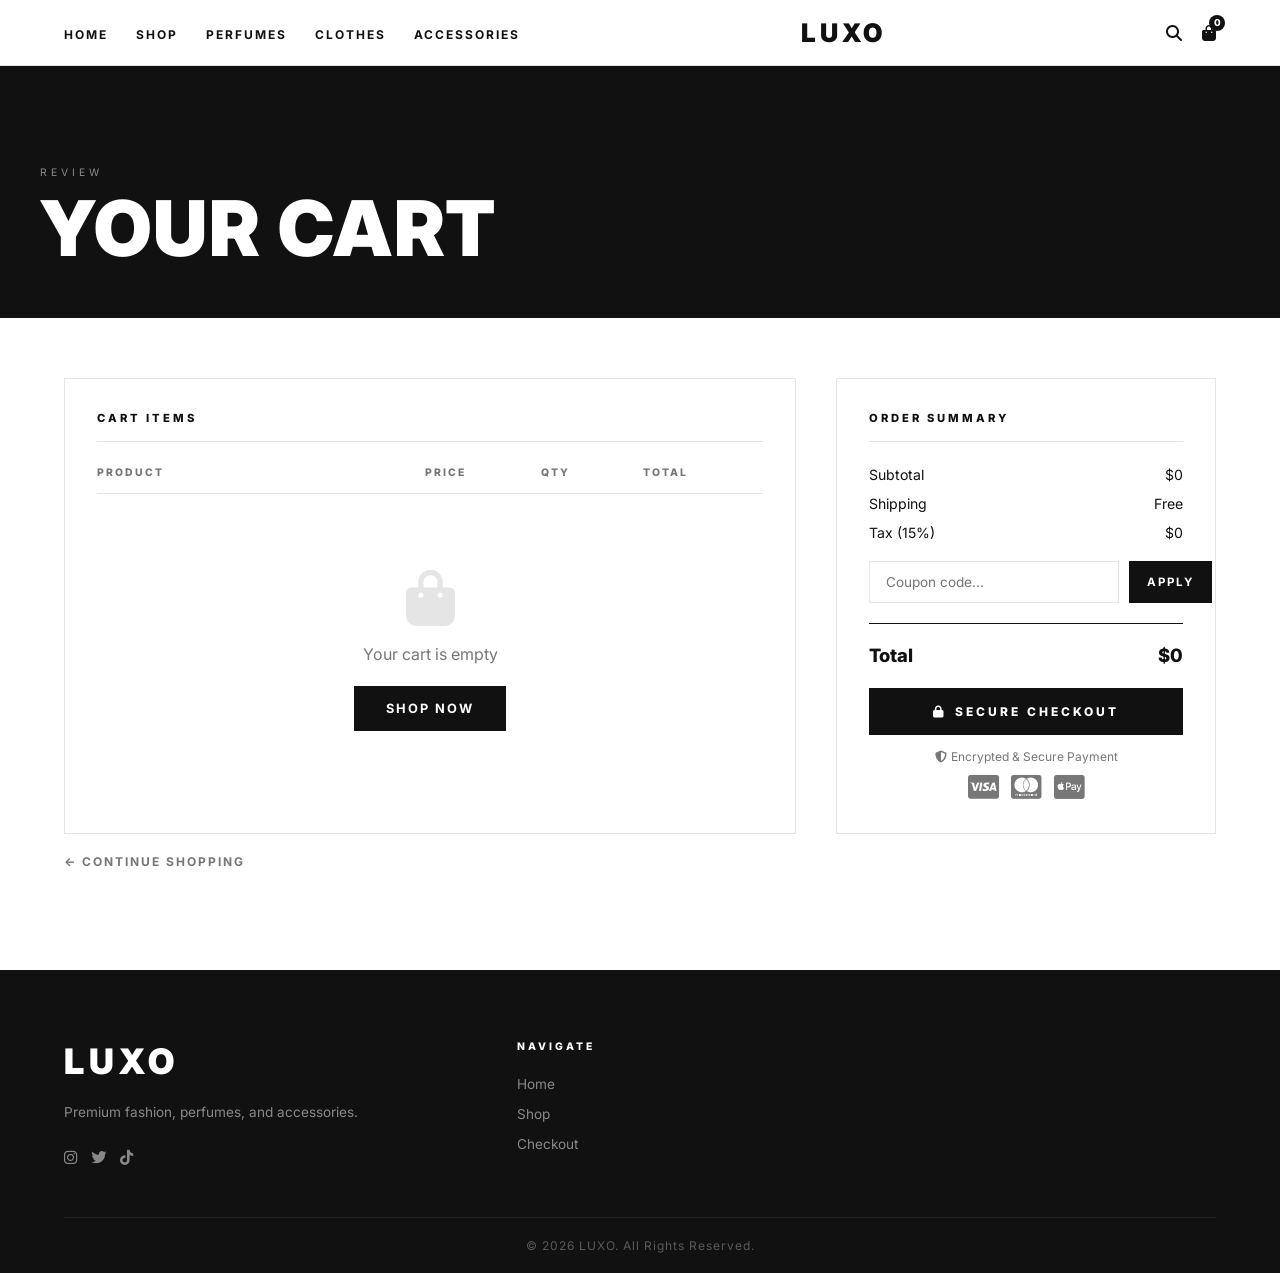
<file: cart.html>
<!DOCTYPE html>
<html lang="ar" dir="ltr">

<head>
    <meta charset="UTF-8" />
    <meta name="viewport" content="width=device-width, initial-scale=1.0" />
    <meta name="description" content="Shopping Cart — LUXO Store" />
    <title>Cart — LUXO Store</title>
    <link rel="preconnect" href="https://fonts.googleapis.com" />
    <link rel="preconnect" href="https://fonts.gstatic.com" crossorigin />
    <link href="https://fonts.googleapis.com/css2?family=Inter:wght@300;400;500;600;700;800;900&display=swap"
        rel="stylesheet" />
    <link rel="stylesheet" href="https://cdnjs.cloudflare.com/ajax/libs/font-awesome/6.5.0/css/all.min.css" />
    <link rel="stylesheet" href="css/style.css" />
</head>

<body>

    <header>
        <div class="container">
            <nav class="navbar">
                <ul class="nav-links">
                    <li><a href="index.html">Home</a></li>
                    <li><a href="products.html">Shop</a></li>
                    <li><a href="products.html?cat=perfumes">Perfumes</a></li>
                    <li><a href="products.html?cat=clothes">Clothes</a></li>
                    <li><a href="products.html?cat=accessories">Accessories</a></li>
                </ul>
                <a href="index.html" class="logo">LUXO</a>
                <div class="nav-icons">
                    <a href="#"><i class="fas fa-search"></i></a>
                    <a href="cart.html" style="position:relative">
                        <i class="fas fa-shopping-bag"></i>
                        <span class="cart-count">0</span>
                    </a>
                </div>
            </nav>
        </div>
    </header>

    <!-- Page Header -->
    <div class="page-header" style="background:#111; height:28vh;">
        <div>
            <p class="ph-eyebrow">Review</p>
            <h1>Your Cart</h1>
        </div>
    </div>

    <section class="cart-page">
        <div class="container">
            <div class="cart-layout">

                <!-- Items -->
                <div>
                    <div class="box">
                        <h3>Cart Items</h3>
                        <div class="cart-head">
                            <span>Product</span>
                            <span style="text-align:center">Price</span>
                            <span style="text-align:center">Qty</span>
                            <span style="text-align:center">Total</span>
                            <span></span>
                        </div>
                        <div id="cart-rows"></div>
                        <div id="empty-cart" class="empty-cart-wrap" style="display:none">
                            <i class="fas fa-shopping-bag"></i>
                            <p>Your cart is empty</p>
                            <a href="products.html" class="btn">Shop Now</a>
                        </div>
                    </div>
                    <div style="margin-top:16px;">
                        <a href="products.html"
                            style="font-size:0.75rem;letter-spacing:2px;text-transform:uppercase;font-weight:700;color:var(--muted);text-decoration:none;">
                            ← Continue Shopping
                        </a>
                    </div>
                </div>

                <!-- Summary -->
                <div class="box" style="align-self:start;position:sticky;top:80px;">
                    <h3>Order Summary</h3>
                    <div class="summary-row"><span>Subtotal</span><span id="co-subtotal">$0</span></div>
                    <div class="summary-row"><span>Shipping</span><span id="co-ship">Free</span></div>
                    <div class="summary-row"><span>Tax (15%)</span><span id="co-tax">$0</span></div>
                    <div class="coupon-wrap">
                        <input type="text" placeholder="Coupon code..." id="coupon-input" />
                        <button class="btn" style="padding:12px 16px;font-size:0.72rem;letter-spacing:2px;"
                            onclick="applyCoupon()">Apply</button>
                    </div>
                    <div class="summary-total">
                        <span>Total</span>
                        <span id="co-total">$0</span>
                    </div>
                    <button class="checkout-cta" onclick="location.href='checkout.html'">
                        <i class="fas fa-lock" style="margin-right:8px"></i>Secure Checkout
                    </button>
                    <p class="secure-row"><i class="fas fa-shield-alt" style="margin-right:4px"></i>Encrypted & Secure
                        Payment</p>
                    <div class="cc-icons">
                        <i class="fab fa-cc-visa" title="Visa"></i>
                        <i class="fab fa-cc-mastercard" title="Mastercard"></i>
                        <i class="fab fa-cc-apple-pay" title="Apple Pay"></i>
                    </div>
                </div>

            </div>
        </div>
    </section>

    <footer>
        <div class="container">
            <div class="footer-top">
                <div class="footer-col">
                    <span class="footer-logo-lg">LUXO</span>
                    <p>Premium fashion, perfumes, and accessories.</p>
                    <div class="social-row">
                        <a href="#"><i class="fab fa-instagram"></i></a>
                        <a href="#"><i class="fab fa-twitter"></i></a>
                        <a href="#"><i class="fab fa-tiktok"></i></a>
                    </div>
                </div>
                <div class="footer-col">
                    <h5>Navigate</h5>
                    <ul class="footer-links">
                        <li><a href="index.html">Home</a></li>
                        <li><a href="products.html">Shop</a></li>
                        <li><a href="checkout.html">Checkout</a></li>
                    </ul>
                </div>
            </div>
            <div class="footer-bottom">© 2026 LUXO. All Rights Reserved.</div>
        </div>
    </footer>

    <script src="js/script.js"></script>
    <script>
        function fmt(n) { return new Intl.NumberFormat('en-US', { style: 'currency', currency: 'USD', minimumFractionDigits: 0 }).format(n); }

        function renderCart() {
            const cart = JSON.parse(localStorage.getItem('cart')) || [];
            const rows = document.getElementById('cart-rows');
            const empty = document.getElementById('empty-cart');
            if (!cart.length) { rows.innerHTML = ''; empty.style.display = 'block'; updateSummary([]); return; }
            empty.style.display = 'none';
            rows.innerHTML = cart.map(item => `
    <div class="cart-item-row">
      <div class="ci-info">
        <img class="ci-img" src="${item.image}" alt="${item.title}" onerror="this.src='https://via.placeholder.com/70x85'"/>
        <div><div class="ci-name">${item.title}</div><div class="ci-cat">${item.category || ''}</div></div>
      </div>
      <div class="ci-price">${fmt(item.price)}</div>
      <div class="qty-box">
        <button onclick="changeQty('${item.id}',-1)">−</button>
        <span>${item.quantity}</span>
        <button onclick="changeQty('${item.id}',1)">+</button>
      </div>
      <div class="ci-total">${fmt(item.price * item.quantity)}</div>
      <button class="ci-remove" onclick="removeItem('${item.id}')"><i class="fas fa-times"></i></button>
    </div>`).join('');
            updateSummary(cart);
        }

        function updateSummary(cart) {
            const sub = cart.reduce((a, i) => a + i.price * i.quantity, 0);
            const tax = sub * 0.15;
            const ship = sub > 100 || sub === 0 ? 0 : 15;
            document.getElementById('co-subtotal').textContent = fmt(sub);
            document.getElementById('co-tax').textContent = fmt(tax);
            document.getElementById('co-ship').textContent = ship === 0 ? 'Free' : fmt(ship);
            document.getElementById('co-total').textContent = fmt(sub + tax + ship);
        }

        function changeQty(id, d) {
            let c = JSON.parse(localStorage.getItem('cart')) || [];
            const i = c.find(x => x.id === id);
            if (i) { i.quantity += d; if (i.quantity <= 0) c = c.filter(x => x.id !== id); }
            localStorage.setItem('cart', JSON.stringify(c));
            renderCart();
        }

        function removeItem(id) {
            let c = (JSON.parse(localStorage.getItem('cart')) || []).filter(x => x.id !== id);
            localStorage.setItem('cart', JSON.stringify(c));
            renderCart();
        }

        function applyCoupon() {
            const code = document.getElementById('coupon-input').value.trim().toUpperCase();
            alert(code === 'LUXO10' ? '🎉 10% discount applied!' : 'Invalid coupon code.');
        }

        renderCart();
    </script>
</body>

</html>
</file>
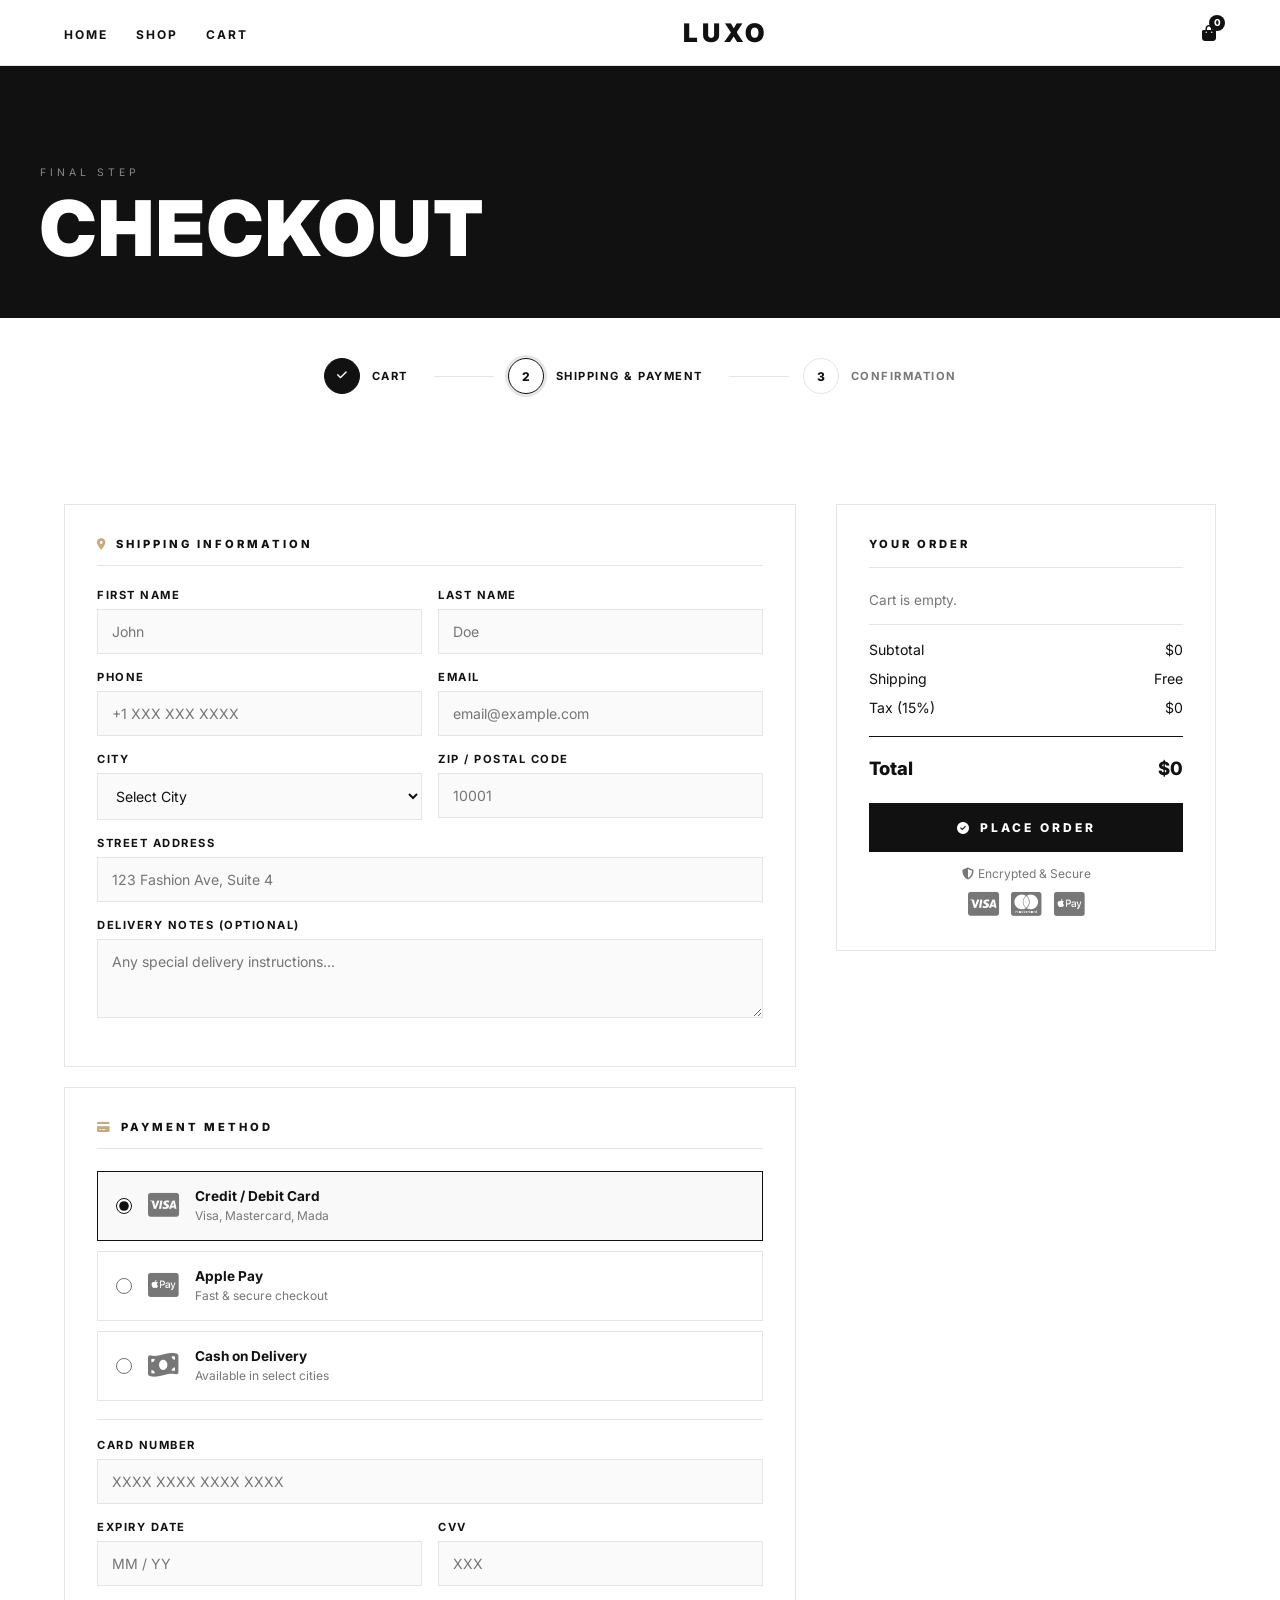
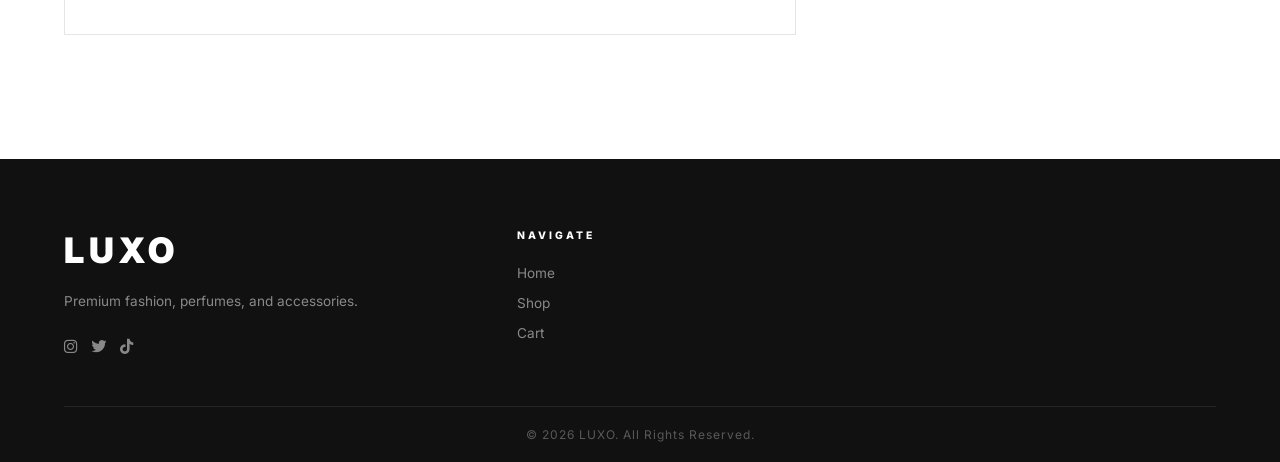
<file: checkout.html>
<!DOCTYPE html>
<html lang="ar" dir="ltr">

<head>
    <meta charset="UTF-8" />
    <meta name="viewport" content="width=device-width, initial-scale=1.0" />
    <meta name="description" content="Checkout — LUXO Store" />
    <title>Checkout — LUXO Store</title>
    <link rel="preconnect" href="https://fonts.googleapis.com" />
    <link rel="preconnect" href="https://fonts.gstatic.com" crossorigin />
    <link href="https://fonts.googleapis.com/css2?family=Inter:wght@300;400;500;600;700;800;900&display=swap"
        rel="stylesheet" />
    <link rel="stylesheet" href="https://cdnjs.cloudflare.com/ajax/libs/font-awesome/6.5.0/css/all.min.css" />
    <link rel="stylesheet" href="css/style.css" />
</head>

<body>

    <header>
        <div class="container">
            <nav class="navbar">
                <ul class="nav-links">
                    <li><a href="index.html">Home</a></li>
                    <li><a href="products.html">Shop</a></li>
                    <li><a href="cart.html">Cart</a></li>
                </ul>
                <a href="index.html" class="logo">LUXO</a>
                <div class="nav-icons">
                    <a href="cart.html" style="position:relative">
                        <i class="fas fa-shopping-bag"></i>
                        <span class="cart-count">0</span>
                    </a>
                </div>
            </nav>
        </div>
    </header>

    <!-- Page Header -->
    <div class="page-header" style="background:#111; height:28vh;">
        <div>
            <p class="ph-eyebrow">Final Step</p>
            <h1>Checkout</h1>
        </div>
    </div>

    <!-- Steps -->
    <div class="container">
        <div class="steps-bar">
            <div class="step-item done">
                <div class="step-num"><i class="fas fa-check" style="font-size:0.7rem"></i></div>
                <span class="step-text">Cart</span>
            </div>
            <div class="step-item active">
                <div class="step-num">2</div>
                <span class="step-text">Shipping & Payment</span>
            </div>
            <div class="step-item">
                <div class="step-num">3</div>
                <span class="step-text">Confirmation</span>
            </div>
        </div>
    </div>

    <section class="checkout-page">
        <div class="container">
            <div class="checkout-layout">

                <!-- Left -->
                <div>
                    <div class="box form-section" style="margin-bottom:20px">
                        <h3><i class="fas fa-map-marker-alt" style="margin-right:8px;color:#c8a97e"></i>Shipping
                            Information</h3>
                        <div class="form-row">
                            <div class="form-group">
                                <label>First Name</label>
                                <input type="text" placeholder="John" id="first-name" />
                            </div>
                            <div class="form-group">
                                <label>Last Name</label>
                                <input type="text" placeholder="Doe" id="last-name" />
                            </div>
                        </div>
                        <div class="form-row">
                            <div class="form-group">
                                <label>Phone</label>
                                <input type="tel" placeholder="+1 XXX XXX XXXX" id="phone" />
                            </div>
                            <div class="form-group">
                                <label>Email</label>
                                <input type="email" placeholder="email@example.com" id="email" />
                            </div>
                        </div>
                        <div class="form-row">
                            <div class="form-group">
                                <label>City</label>
                                <select id="city">
                                    <option>Select City</option>
                                    <option>New York</option>
                                    <option>Los Angeles</option>
                                    <option>Dubai</option>
                                    <option>London</option>
                                    <option>Riyadh</option>
                                </select>
                            </div>
                            <div class="form-group">
                                <label>ZIP / Postal Code</label>
                                <input type="text" placeholder="10001" id="zip" />
                            </div>
                        </div>
                        <div class="form-row full">
                            <div class="form-group">
                                <label>Street Address</label>
                                <input type="text" placeholder="123 Fashion Ave, Suite 4" id="address" />
                            </div>
                        </div>
                        <div class="form-row full">
                            <div class="form-group">
                                <label>Delivery Notes (Optional)</label>
                                <textarea rows="3" placeholder="Any special delivery instructions..."
                                    id="notes"></textarea>
                            </div>
                        </div>
                    </div>

                    <!-- Payment -->
                    <div class="box form-section">
                        <h3><i class="fas fa-credit-card" style="margin-right:8px;color:#c8a97e"></i>Payment Method</h3>

                        <label class="pay-option selected" for="pay-card">
                            <input type="radio" id="pay-card" name="payment" value="card" checked
                                onchange="toggleCard(this)" />
                            <i class="fab fa-cc-visa pay-icon-big"></i>
                            <div class="pay-text">
                                <strong>Credit / Debit Card</strong>
                                <span>Visa, Mastercard, Mada</span>
                            </div>
                        </label>

                        <label class="pay-option" for="pay-apple">
                            <input type="radio" id="pay-apple" name="payment" value="apple"
                                onchange="toggleCard(this)" />
                            <i class="fab fa-cc-apple-pay pay-icon-big"></i>
                            <div class="pay-text">
                                <strong>Apple Pay</strong>
                                <span>Fast & secure checkout</span>
                            </div>
                        </label>

                        <label class="pay-option" for="pay-cod">
                            <input type="radio" id="pay-cod" name="payment" value="cod" onchange="toggleCard(this)" />
                            <i class="fas fa-money-bill-wave pay-icon-big"></i>
                            <div class="pay-text">
                                <strong>Cash on Delivery</strong>
                                <span>Available in select cities</span>
                            </div>
                        </label>

                        <!-- Card fields -->
                        <div class="card-fields show" id="card-fields">
                            <div style="border-top:1px solid var(--border);margin:18px 0;"></div>
                            <div class="form-row full">
                                <div class="form-group">
                                    <label>Card Number</label>
                                    <input type="text" placeholder="XXXX XXXX XXXX XXXX" maxlength="19" id="card-num" />
                                </div>
                            </div>
                            <div class="form-row">
                                <div class="form-group">
                                    <label>Expiry Date</label>
                                    <input type="text" placeholder="MM / YY" maxlength="7" id="card-exp" />
                                </div>
                                <div class="form-group">
                                    <label>CVV</label>
                                    <input type="text" placeholder="XXX" maxlength="4" id="card-cvv" />
                                </div>
                            </div>
                        </div>
                    </div>
                </div>

                <!-- Right Summary -->
                <div class="box" style="align-self:start;position:sticky;top:80px;">
                    <h3>Your Order</h3>
                    <div id="co-items"></div>
                    <div style="border-top:1px solid var(--border);margin:16px 0;"></div>
                    <div class="summary-row"><span>Subtotal</span><span id="s-sub">$0</span></div>
                    <div class="summary-row"><span>Shipping</span><span id="s-ship">Free</span></div>
                    <div class="summary-row"><span>Tax (15%)</span><span id="s-tax">$0</span></div>
                    <div class="summary-total"><span>Total</span><span id="s-total">$0</span></div>
                    <button class="place-order-btn" onclick="placeOrder()">
                        <i class="fas fa-check-circle" style="margin-right:8px"></i>Place Order
                    </button>
                    <p class="secure-row"><i class="fas fa-shield-alt" style="margin-right:4px"></i>Encrypted & Secure
                    </p>
                    <div class="cc-icons">
                        <i class="fab fa-cc-visa"></i>
                        <i class="fab fa-cc-mastercard"></i>
                        <i class="fab fa-cc-apple-pay"></i>
                    </div>
                </div>

            </div>
        </div>
    </section>

    <!-- Success Modal -->
    <div class="modal-ov" id="success-modal">
        <div class="modal-card">
            <div class="modal-icon"><i class="fas fa-check-circle"></i></div>
            <h2>Order Confirmed!</h2>
            <p>Thank you for your purchase. Your order will be shipped within 2-3 business days. You'll receive a
                tracking notification shortly.</p>
            <a href="index.html" class="btn">Back to Home</a>
        </div>
    </div>

    <footer>
        <div class="container">
            <div class="footer-top">
                <div class="footer-col">
                    <span class="footer-logo-lg">LUXO</span>
                    <p>Premium fashion, perfumes, and accessories.</p>
                    <div class="social-row">
                        <a href="#"><i class="fab fa-instagram"></i></a>
                        <a href="#"><i class="fab fa-twitter"></i></a>
                        <a href="#"><i class="fab fa-tiktok"></i></a>
                    </div>
                </div>
                <div class="footer-col">
                    <h5>Navigate</h5>
                    <ul class="footer-links">
                        <li><a href="index.html">Home</a></li>
                        <li><a href="products.html">Shop</a></li>
                        <li><a href="cart.html">Cart</a></li>
                    </ul>
                </div>
            </div>
            <div class="footer-bottom">© 2026 LUXO. All Rights Reserved.</div>
        </div>
    </footer>

    <script src="js/script.js"></script>
    <script>
        function fmt(n) { return new Intl.NumberFormat('en-US', { style: 'currency', currency: 'USD', minimumFractionDigits: 0 }).format(n); }

        (function renderCheckout() {
            const cart = JSON.parse(localStorage.getItem('cart')) || [];
            const el = document.getElementById('co-items');
            el.innerHTML = cart.length ? cart.map(i => `
    <div class="summary-item-row">
      <img src="${i.image}" alt="${i.title}" onerror="this.src='https://via.placeholder.com/54x65'"/>
      <div class="si-info"><div class="si-name">${i.title}</div><div class="si-qty">Qty: ${i.quantity}</div></div>
      <div class="si-price">${fmt(i.price * i.quantity)}</div>
    </div>`).join('') : '<p style="color:var(--muted);font-size:0.85rem">Cart is empty.</p>';

            const sub = cart.reduce((a, i) => a + i.price * i.quantity, 0);
            const tax = sub * 0.15;
            const ship = sub > 100 || sub === 0 ? 0 : 15;
            document.getElementById('s-sub').textContent = fmt(sub);
            document.getElementById('s-tax').textContent = fmt(tax);
            document.getElementById('s-ship').textContent = ship === 0 ? 'Free' : fmt(ship);
            document.getElementById('s-total').textContent = fmt(sub + tax + ship);
        })();

        function toggleCard(radio) {
            document.querySelectorAll('.pay-option').forEach(o => o.classList.remove('selected'));
            radio.closest('.pay-option').classList.add('selected');
            document.getElementById('card-fields').classList.toggle('show', radio.value === 'card');
        }

        function placeOrder() {
            if (!document.getElementById('first-name').value.trim() || !document.getElementById('phone').value.trim()) {
                alert('Please fill in all required fields.');
                return;
            }
            localStorage.removeItem('cart');
            document.getElementById('success-modal').classList.add('show');
        }

        document.getElementById('card-num')?.addEventListener('input', function () {
            let v = this.value.replace(/\D/g, '').substring(0, 16);
            this.value = v.replace(/(.{4})/g, '$1 ').trim();
        });

        document.getElementById('card-exp')?.addEventListener('input', function () {
            let v = this.value.replace(/\D/g, '').substring(0, 4);
            if (v.length > 2) v = v.substring(0, 2) + ' / ' + v.substring(2);
            this.value = v;
        });
    </script>
</body>

</html>
</file>
<file: css/style.css>
:root {
  --primary: #111;
  --accent: #c8a97e;
  --bg: #fff;
  --bg-alt: #f5f5f5;
  --text: #111;
  --muted: #777;
  --border: #e5e5e5;
  --font: 'Inter', 'Cairo', sans-serif;
  --transition: all 0.3s ease;
}

* {
  margin: 0;
  padding: 0;
  box-sizing: border-box;
}

html {
  scroll-behavior: smooth;
}

body {
  font-family: var(--font);
  background: var(--bg);
  color: var(--text);
  overflow-x: hidden;
}

/* ───── GLOBAL ───── */
.container {
  max-width: 1200px;
  margin: 0 auto;
  padding: 0 24px;
}

.btn {
  display: inline-block;
  padding: 13px 30px;
  background: var(--primary);
  color: #fff;
  border: 2px solid var(--primary);
  border-radius: 0;
  font-size: 0.8rem;
  font-weight: 700;
  letter-spacing: 2px;
  text-transform: uppercase;
  text-decoration: none;
  cursor: pointer;
  transition: var(--transition);
  font-family: var(--font);
}

.btn:hover {
  background: transparent;
  color: var(--primary);
}

.btn-light {
  background: #fff;
  color: var(--primary);
  border-color: #fff;
}

.btn-light:hover {
  background: transparent;
  color: #fff;
}

.btn-outline {
  background: transparent;
  color: var(--primary);
}

.btn-outline:hover {
  background: var(--primary);
  color: #fff;
}

/* ───── HEADER ───── */
header {
  position: sticky;
  top: 0;
  z-index: 1000;
  background: #fff;
  border-bottom: 1px solid var(--border);
}

.navbar {
  display: flex;
  align-items: center;
  justify-content: space-between;
  height: 65px;
  gap: 20px;
}

.logo {
  font-size: 1.6rem;
  font-weight: 900;
  letter-spacing: 4px;
  color: var(--primary);
  text-decoration: none;
  text-transform: uppercase;
}

.nav-links {
  display: flex;
  gap: 28px;
  list-style: none;
}

.nav-links a {
  font-size: 0.75rem;
  font-weight: 700;
  letter-spacing: 2px;
  text-transform: uppercase;
  color: var(--primary);
  text-decoration: none;
  transition: var(--transition);
  position: relative;
}

.nav-links a::after {
  content: '';
  position: absolute;
  bottom: -3px;
  left: 0;
  right: 0;
  height: 1.5px;
  background: var(--primary);
  transform: scaleX(0);
  transition: var(--transition);
}

.nav-links a:hover::after,
.nav-links a.active::after {
  transform: scaleX(1);
}

.nav-icons {
  display: flex;
  align-items: center;
  gap: 20px;
}

.nav-icons a {
  color: var(--primary);
  font-size: 1rem;
  text-decoration: none;
  transition: var(--transition);
  position: relative;
}

.nav-icons a:hover {
  color: var(--accent);
}

.cart-count {
  position: absolute;
  top: -8px;
  right: -9px;
  background: var(--primary);
  color: #fff;
  font-size: 0.6rem;
  width: 16px;
  height: 16px;
  border-radius: 50%;
  display: flex;
  align-items: center;
  justify-content: center;
  font-weight: 800;
}

/* ───── MARQUEE ───── */
.marquee-bar {
  background: var(--primary);
  color: #fff;
  padding: 9px 0;
  overflow: hidden;
}

.marquee-track {
  display: flex;
  gap: 60px;
  animation: slide 25s linear infinite;
  white-space: nowrap;
  font-size: 0.7rem;
  letter-spacing: 3px;
  text-transform: uppercase;
  font-weight: 700;
}

@keyframes slide {
  from {
    transform: translateX(0);
  }

  to {
    transform: translateX(-50%);
  }
}

/* ───── HERO ───── */
.hero {
  position: relative;
  height: 92vh;
  overflow: hidden;
  display: flex;
  align-items: flex-end;
}

.hero-img {
  position: absolute;
  inset: 0;
  width: 100%;
  height: 100%;
  object-fit: cover;
}

.hero-gradient {
  position: absolute;
  inset: 0;
  background: linear-gradient(to top, rgba(0, 0, 0, 0.72) 0%, rgba(0, 0, 0, 0.15) 60%, transparent 100%);
}

.hero-content {
  position: relative;
  z-index: 2;
  padding: 0 40px 60px;
  color: #fff;
  max-width: 650px;
}

.hero-eyebrow {
  font-size: 0.7rem;
  letter-spacing: 4px;
  text-transform: uppercase;
  font-weight: 700;
  color: rgba(255, 255, 255, 0.75);
  margin-bottom: 16px;
}

.hero-content h1 {
  font-size: clamp(2.8rem, 6vw, 5.5rem);
  font-weight: 900;
  line-height: 1.05;
  text-transform: uppercase;
  margin-bottom: 24px;
  letter-spacing: 1px;
}

.hero-content p {
  font-size: 1rem;
  color: rgba(255, 255, 255, 0.8);
  margin-bottom: 32px;
  max-width: 400px;
  line-height: 1.7;
}

.hero-brand {
  position: absolute;
  top: 28px;
  right: 36px;
  z-index: 3;
  font-size: 1.4rem;
  font-weight: 900;
  letter-spacing: 5px;
  text-transform: uppercase;
  color: #fff;
  text-decoration: none;
}

.hero-cta {
  display: flex;
  gap: 14px;
  flex-wrap: wrap;
}

/* ───── TAGLINE ───── */
.tagline-section {
  padding: 80px 24px;
  text-align: center;
  background: #fff;
}

.tagline-section p {
  font-size: clamp(1.1rem, 2.5vw, 1.65rem);
  line-height: 1.7;
  color: #333;
  max-width: 680px;
  margin: 0 auto;
  font-style: italic;
  font-weight: 400;
}

.tagline-section p em {
  font-style: normal;
  font-weight: 700;
  color: var(--primary);
}

/* ───── COLLECTION ───── */
.collection-section {
  padding: 0 0 80px;
}

.section-header {
  padding: 60px 0 36px;
  display: flex;
  align-items: baseline;
  justify-content: space-between;
}

.section-header h2 {
  font-size: 0.75rem;
  font-weight: 800;
  letter-spacing: 4px;
  text-transform: uppercase;
}

.section-header a {
  font-size: 0.7rem;
  letter-spacing: 2px;
  text-transform: uppercase;
  font-weight: 600;
  color: var(--muted);
  text-decoration: none;
  transition: var(--transition);
}

.section-header a:hover {
  color: var(--primary);
}

.collection-grid {
  display: grid;
  grid-template-columns: 1fr 1fr;
  grid-template-rows: auto;
  gap: 10px;
}

.coll-main {
  grid-row: span 2;
}

.coll-card {
  position: relative;
  overflow: hidden;
  cursor: pointer;
  background: #111;
}

.coll-main {
  min-height: 580px;
}

.coll-side {
  min-height: 280px;
}

.coll-card img {
  width: 100%;
  height: 100%;
  object-fit: cover;
  transition: transform 0.6s ease;
  opacity: 0.92;
}

.coll-card:hover img {
  transform: scale(1.06);
  opacity: 1;
}

.coll-label {
  position: absolute;
  bottom: 0;
  left: 0;
  right: 0;
  padding: 20px 22px;
  background: linear-gradient(transparent, rgba(0, 0, 0, 0.75));
  color: #fff;
}

.coll-label .cat-tag {
  display: block;
  font-size: 0.65rem;
  letter-spacing: 3px;
  text-transform: uppercase;
  margin-bottom: 4px;
  color: rgba(255, 255, 255, 0.7);
}

.coll-label h3 {
  font-size: 1.25rem;
  font-weight: 700;
}

.coll-label .coll-price {
  font-size: 0.85rem;
  font-weight: 600;
  color: var(--accent);
  margin-top: 4px;
}

/* ───── FEATURED PRODUCTS ───── */
.featured-section {
  padding: 0 0 80px;
  background: #fafafa;
}

.featured-inner {
  padding-top: 60px;
}

.filter-tabs {
  display: flex;
  gap: 10px;
  flex-wrap: wrap;
  margin-bottom: 30px;
}

.filter-tab {
  font-size: 0.7rem;
  letter-spacing: 2px;
  text-transform: uppercase;
  font-weight: 700;
  padding: 8px 20px;
  border: 1.5px solid var(--border);
  background: #fff;
  cursor: pointer;
  transition: var(--transition);
  border-radius: 0;
}

.filter-tab.active,
.filter-tab:hover {
  background: var(--primary);
  color: #fff;
  border-color: var(--primary);
}

.featured-grid {
  display: grid;
  grid-template-columns: repeat(4, 1fr);
  gap: 12px;
}

.prod-card {
  background: #fff;
  position: relative;
  overflow: hidden;
  cursor: pointer;
  transition: var(--transition);
}

.prod-card:hover {
  box-shadow: 0 8px 30px rgba(0, 0, 0, 0.12);
}

.prod-img-wrap {
  position: relative;
  aspect-ratio: 3/4;
  overflow: hidden;
  background: #f0f0f0;
}

.prod-img-wrap img {
  width: 100%;
  height: 100%;
  object-fit: cover;
  transition: transform 0.6s ease;
}

.prod-card:hover .prod-img-wrap img {
  transform: scale(1.07);
}

.prod-badge {
  position: absolute;
  top: 12px;
  left: 12px;
  background: var(--primary);
  color: #fff;
  font-size: 0.6rem;
  letter-spacing: 2px;
  text-transform: uppercase;
  padding: 4px 10px;
  font-weight: 700;
}

.prod-badge.sale {
  background: #c0392b;
}

.prod-badge.new {
  background: #27ae60;
}

.quick-add {
  position: absolute;
  bottom: 0;
  left: 0;
  right: 0;
  background: var(--primary);
  color: #fff;
  text-align: center;
  padding: 13px;
  font-size: 0.7rem;
  letter-spacing: 2px;
  text-transform: uppercase;
  font-weight: 700;
  transform: translateY(100%);
  transition: var(--transition);
  border: none;
  cursor: pointer;
  font-family: var(--font);
}

.prod-card:hover .quick-add {
  transform: translateY(0);
}

.prod-info {
  padding: 14px 14px 18px;
}

.prod-info .prod-cat {
  font-size: 0.65rem;
  letter-spacing: 2px;
  text-transform: uppercase;
  color: var(--muted);
  margin-bottom: 5px;
}

.prod-info .prod-name {
  font-size: 0.9rem;
  font-weight: 700;
  margin-bottom: 8px;
  color: var(--primary);
}

.prod-info .prod-price {
  font-size: 0.95rem;
  font-weight: 800;
  color: var(--primary);
}

.prod-info .prod-price .old-price {
  text-decoration: line-through;
  color: var(--muted);
  font-weight: 400;
  font-size: 0.8rem;
  margin-right: 6px;
}

.prod-like {
  position: absolute;
  top: 12px;
  right: 12px;
  background: rgba(255, 255, 255, 0.9);
  border: none;
  width: 32px;
  height: 32px;
  border-radius: 50%;
  display: flex;
  align-items: center;
  justify-content: center;
  cursor: pointer;
  font-size: 0.85rem;
  color: var(--muted);
  transition: var(--transition);
}

.prod-like:hover {
  color: #e74c3c;
  transform: scale(1.1);
}

/* ───── EVERYDAY STYLE ───── */
.everyday-section {
  padding: 90px 24px;
  background: var(--primary);
  color: #fff;
  text-align: center;
}

.everyday-section h2 {
  font-size: clamp(1.8rem, 4vw, 3.2rem);
  font-weight: 900;
  letter-spacing: 1px;
  text-transform: uppercase;
  margin-bottom: 14px;
}

.everyday-section .sub {
  color: rgba(255, 255, 255, 0.55);
  font-size: 0.85rem;
  letter-spacing: 2px;
  text-transform: uppercase;
  margin-bottom: 46px;
}

.avatars-row {
  display: flex;
  justify-content: center;
  gap: 16px;
  flex-wrap: wrap;
  margin-bottom: 50px;
}

.av-wrap {
  display: flex;
  flex-direction: column;
  align-items: center;
  gap: 10px;
}

.av-circle {
  width: 76px;
  height: 76px;
  border-radius: 50%;
  border: 2px solid rgba(255, 255, 255, 0.2);
  overflow: hidden;
  transition: var(--transition);
  cursor: pointer;
}

.av-circle:hover {
  border-color: var(--accent);
  transform: scale(1.08);
}

.av-circle img {
  width: 100%;
  height: 100%;
  object-fit: cover;
}

.av-label {
  font-size: 0.65rem;
  letter-spacing: 1.5px;
  text-transform: uppercase;
  color: rgba(255, 255, 255, 0.5);
}

/* ───── FOR YOU ───── */
.for-you-section {
  padding: 80px 0;
}

.for-you-grid {
  display: grid;
  grid-template-columns: repeat(auto-fill, minmax(220px, 1fr));
  gap: 14px;
  margin-top: 30px;
}

/* ───── REVIEWS ───── */
.reviews-section {
  padding: 80px 0;
  background: var(--bg-alt);
}

.reviews-inner {
  display: grid;
  grid-template-columns: 1fr 1fr;
  gap: 60px;
  align-items: center;
}

.reviews-img {
  position: relative;
  overflow: hidden;
  border-radius: 0;
}

.reviews-img img {
  width: 100%;
  object-fit: cover;
  display: block;
}

.review-badge {
  position: absolute;
  bottom: 24px;
  left: 24px;
  background: #fff;
  padding: 14px 18px;
  max-width: 220px;
  box-shadow: 0 8px 30px rgba(0, 0, 0, 0.12);
}

.review-badge .stars {
  color: #f0c040;
  font-size: 0.8rem;
  margin-bottom: 6px;
}

.review-badge p {
  font-size: 0.78rem;
  line-height: 1.6;
}

.review-badge strong {
  display: block;
  font-size: 0.7rem;
  color: var(--muted);
  margin-top: 8px;
}

.reviews-content h2 {
  font-size: 0.7rem;
  letter-spacing: 4px;
  text-transform: uppercase;
  margin-bottom: 20px;
  font-weight: 800;
}

.reviews-content blockquote {
  font-size: clamp(1.2rem, 2.5vw, 1.7rem);
  font-style: italic;
  line-height: 1.6;
  font-weight: 400;
  color: #333;
  margin-bottom: 30px;
}

.reviewer-meta {
  display: flex;
  align-items: center;
  gap: 14px;
}

.reviewer-meta img {
  width: 50px;
  height: 50px;
  border-radius: 50%;
  object-fit: cover;
}

.reviewer-meta strong {
  display: block;
  font-size: 0.9rem;
}

.reviewer-meta span {
  font-size: 0.75rem;
  color: var(--muted);
}

.review-dots {
  display: flex;
  gap: 8px;
  margin-top: 30px;
}

.dot {
  width: 8px;
  height: 8px;
  border-radius: 50%;
  background: var(--border);
  cursor: pointer;
}

.dot.active {
  background: var(--primary);
  width: 20px;
  border-radius: 4px;
}

/* ───── SEEN. STYLED. SHARED. ───── */
.ugc-section {
  padding: 80px 0;
}

.ugc-label {
  font-size: 0.7rem;
  letter-spacing: 4px;
  text-transform: uppercase;
  font-weight: 800;
  margin-bottom: 10px;
}

.ugc-title {
  font-size: clamp(1.8rem, 3.5vw, 2.8rem);
  font-weight: 900;
  text-transform: uppercase;
  margin-bottom: 40px;
}

.ugc-grid {
  display: grid;
  grid-template-columns: repeat(3, 1fr);
  gap: 8px;
}

.ugc-item {
  position: relative;
  aspect-ratio: 1;
  overflow: hidden;
  cursor: pointer;
}

.ugc-item img {
  width: 100%;
  height: 100%;
  object-fit: cover;
  transition: transform 0.5s;
}

.ugc-item:hover img {
  transform: scale(1.07);
}

.ugc-overlay {
  position: absolute;
  inset: 0;
  background: rgba(0, 0, 0, 0);
  display: flex;
  align-items: center;
  justify-content: center;
  transition: var(--transition);
}

.ugc-item:hover .ugc-overlay {
  background: rgba(0, 0, 0, 0.35);
}

.ugc-overlay i {
  color: #fff;
  font-size: 1.8rem;
  opacity: 0;
  transition: var(--transition);
}

.ugc-item:hover .ugc-overlay i {
  opacity: 1;
}

/* ───── FOOTER ───── */
footer {
  background: var(--primary);
  color: #fff;
  padding: 70px 0 0;
}

.footer-top {
  display: grid;
  grid-template-columns: 2fr 1fr 1fr 1fr;
  gap: 40px;
  padding-bottom: 50px;
  border-bottom: 1px solid rgba(255, 255, 255, 0.08);
}

.footer-logo-lg {
  font-size: 2.2rem;
  font-weight: 900;
  letter-spacing: 5px;
  margin-bottom: 18px;
  display: block;
}

.footer-col p {
  color: rgba(255, 255, 255, 0.5);
  font-size: 0.85rem;
  line-height: 1.9;
}

.footer-col h5 {
  font-size: 0.65rem;
  letter-spacing: 3px;
  text-transform: uppercase;
  font-weight: 800;
  margin-bottom: 20px;
}

.footer-links {
  list-style: none;
}

.footer-links li {
  margin-bottom: 10px;
}

.footer-links a {
  color: rgba(255, 255, 255, 0.5);
  text-decoration: none;
  font-size: 0.85rem;
  transition: var(--transition);
}

.footer-links a:hover {
  color: #fff;
}

.social-row {
  display: flex;
  gap: 14px;
  margin-top: 22px;
}

.social-row a {
  color: rgba(255, 255, 255, 0.5);
  font-size: 0.95rem;
  transition: var(--transition);
  text-decoration: none;
}

.social-row a:hover {
  color: #fff;
}

.footer-bottom {
  text-align: center;
  padding: 20px;
  font-size: 0.75rem;
  color: rgba(255, 255, 255, 0.3);
  letter-spacing: 1px;
}

/* ───── TOAST ───── */
#toast-container {
  position: fixed;
  bottom: 28px;
  left: 28px;
  z-index: 9999;
  display: flex;
  flex-direction: column;
  gap: 10px;
}

.toast {
  background: var(--primary);
  color: #fff;
  padding: 14px 24px;
  font-size: 0.85rem;
  letter-spacing: 0.5px;
  box-shadow: 0 6px 24px rgba(0, 0, 0, 0.18);
  transform: translateX(-120%);
  transition: transform 0.35s cubic-bezier(0.68, -0.55, 0.265, 1.35);
  border-left: 3px solid var(--accent);
}

.toast.show {
  transform: translateX(0);
}

/* ───── PAGE HEADERS (other pages) ───── */
.page-header {
  height: 38vh;
  background: #111;
  display: flex;
  align-items: flex-end;
  padding: 0 0 50px 40px;
  color: #fff;
}

.page-header h1 {
  font-size: clamp(2.5rem, 6vw, 5rem);
  font-weight: 900;
  text-transform: uppercase;
  letter-spacing: 2px;
  line-height: 1;
}

.page-header .ph-eyebrow {
  font-size: 0.65rem;
  letter-spacing: 4px;
  text-transform: uppercase;
  color: rgba(255, 255, 255, 0.5);
  margin-bottom: 12px;
}

/* ───── RESPONSIVE ───── */
@media (max-width: 1024px) {
  .featured-grid {
    grid-template-columns: repeat(3, 1fr);
  }

  .footer-top {
    grid-template-columns: 1fr 1fr;
  }
}

@media (max-width: 768px) {
  .collection-grid {
    grid-template-columns: 1fr;
  }

  .coll-main {
    grid-row: span 1;
    min-height: 420px;
  }

  .featured-grid {
    grid-template-columns: repeat(2, 1fr);
  }

  .reviews-inner {
    grid-template-columns: 1fr;
  }

  .ugc-grid {
    grid-template-columns: repeat(2, 1fr);
  }

  .footer-top {
    grid-template-columns: 1fr 1fr;
  }

  .nav-links {
    display: none;
  }

  .hero-content {
    padding: 0 24px 48px;
  }
}

@media (max-width: 480px) {
  .featured-grid {
    grid-template-columns: repeat(2, 1fr);
  }

  .for-you-grid {
    grid-template-columns: repeat(2, 1fr);
  }

  .ugc-grid {
    grid-template-columns: repeat(2, 1fr);
  }

  .footer-top {
    grid-template-columns: 1fr;
  }
}

/* Pages: Cart & Checkout */
.cart-page {
  padding: 60px 0 100px;
}

.cart-layout {
  display: grid;
  grid-template-columns: 1fr 380px;
  gap: 40px;
}

@media(max-width:900px) {
  .cart-layout {
    grid-template-columns: 1fr;
  }
}

.box {
  background: #fff;
  border: 1px solid var(--border);
  padding: 32px;
}

.box h3 {
  font-size: 0.7rem;
  letter-spacing: 3px;
  text-transform: uppercase;
  font-weight: 800;
  margin-bottom: 24px;
  padding-bottom: 16px;
  border-bottom: 1px solid var(--border);
}

.cart-head {
  display: grid;
  grid-template-columns: 3fr 1fr 1fr 1fr 36px;
  gap: 14px;
  font-size: 0.65rem;
  letter-spacing: 2px;
  text-transform: uppercase;
  font-weight: 800;
  color: var(--muted);
  padding-bottom: 14px;
  border-bottom: 1px solid var(--border);
  margin-bottom: 6px;
}

.cart-item-row {
  display: grid;
  grid-template-columns: 3fr 1fr 1fr 1fr 36px;
  gap: 14px;
  align-items: center;
  padding: 18px 0;
  border-bottom: 1px solid var(--border);
}

.cart-item-row:last-child {
  border: none;
}

.ci-info {
  display: flex;
  gap: 16px;
  align-items: center;
}

.ci-img {
  width: 70px;
  height: 85px;
  object-fit: cover;
  flex-shrink: 0;
}

.ci-name {
  font-size: 0.88rem;
  font-weight: 700;
  margin-bottom: 4px;
}

.ci-cat {
  font-size: 0.75rem;
  color: var(--muted);
}

.ci-price,
.ci-total {
  font-size: 0.9rem;
  font-weight: 700;
  text-align: center;
}

.qty-box {
  display: flex;
  align-items: center;
  gap: 8px;
  justify-content: center;
}

.qty-box button {
  width: 28px;
  height: 28px;
  border: 1.5px solid var(--border);
  background: none;
  cursor: pointer;
  font-size: 0.95rem;
  transition: var(--transition);
}

.qty-box button:hover {
  background: var(--primary);
  color: #fff;
  border-color: var(--primary);
}

.qty-box span {
  width: 24px;
  text-align: center;
  font-weight: 700;
  font-size: 0.9rem;
}

.ci-remove {
  background: none;
  border: none;
  cursor: pointer;
  color: var(--muted);
  font-size: 1rem;
  transition: var(--transition);
}

.ci-remove:hover {
  color: #c0392b;
}

.summary-row {
  display: flex;
  justify-content: space-between;
  align-items: center;
  margin-bottom: 12px;
  font-size: 0.88rem;
}

.summary-total {
  display: flex;
  justify-content: space-between;
  align-items: center;
  font-size: 1.15rem;
  font-weight: 800;
  margin-top: 20px;
  padding-top: 20px;
  border-top: 1.5px solid var(--primary);
}

.coupon-wrap {
  display: flex;
  gap: 10px;
  margin: 20px 0;
}

.coupon-wrap input {
  flex: 1;
  padding: 12px 16px;
  border: 1.5px solid var(--border);
  font-family: var(--font);
  font-size: 0.85rem;
}

.coupon-wrap input:focus {
  outline: none;
  border-color: var(--primary);
}

.checkout-cta {
  width: 100%;
  padding: 16px;
  background: var(--primary);
  color: #fff;
  border: none;
  font-family: var(--font);
  font-size: 0.75rem;
  letter-spacing: 3px;
  text-transform: uppercase;
  font-weight: 800;
  cursor: pointer;
  transition: var(--transition);
  margin-top: 22px;
}

.checkout-cta:hover {
  background: var(--accent);
  color: var(--primary);
}

.secure-row {
  text-align: center;
  font-size: 0.75rem;
  color: var(--muted);
  margin-top: 14px;
}

.cc-icons {
  display: flex;
  justify-content: center;
  gap: 12px;
  margin-top: 10px;
  font-size: 1.7rem;
  color: var(--muted);
}

.empty-cart-wrap {
  text-align: center;
  padding: 70px 0;
  color: var(--muted);
}

.empty-cart-wrap i {
  font-size: 3.5rem;
  margin-bottom: 18px;
  display: block;
  color: var(--border);
}

.empty-cart-wrap p {
  font-size: 1rem;
  margin-bottom: 22px;
}

/* Checkout */
.checkout-page {
  padding: 60px 0 100px;
}

.checkout-layout {
  display: grid;
  grid-template-columns: 1fr 380px;
  gap: 40px;
}

@media(max-width: 900px) {
  .checkout-layout {
    grid-template-columns: 1fr;
  }
}

.steps-bar {
  display: flex;
  justify-content: center;
  gap: 0;
  padding: 40px 0 50px;
}

.step-item {
  display: flex;
  align-items: center;
  gap: 12px;
}

.step-item:not(:last-child)::after {
  content: '';
  display: block;
  width: 60px;
  height: 1px;
  background: var(--border);
  margin: 0 14px;
}

.step-num {
  width: 36px;
  height: 36px;
  border-radius: 50%;
  border: 1.5px solid var(--border);
  display: flex;
  align-items: center;
  justify-content: center;
  font-size: 0.75rem;
  font-weight: 800;
}

.step-item.done .step-num {
  background: var(--primary);
  border-color: var(--primary);
  color: #fff;
}

.step-item.active .step-num {
  background: #fff;
  border-color: var(--primary);
  color: var(--primary);
  box-shadow: 0 0 0 3px rgba(17, 17, 17, 0.1);
}

.step-text {
  font-size: 0.7rem;
  letter-spacing: 1.5px;
  text-transform: uppercase;
  font-weight: 700;
}

.step-item.done .step-text,
.step-item.active .step-text {
  color: var(--primary);
}

.step-item:not(.done):not(.active) .step-text {
  color: var(--muted);
}

.form-section {
  margin-bottom: 24px;
}

.form-section h3 {
  font-size: 0.7rem;
  letter-spacing: 3px;
  text-transform: uppercase;
  font-weight: 800;
  margin-bottom: 22px;
  padding-bottom: 14px;
  border-bottom: 1px solid var(--border);
}

.form-row {
  display: grid;
  grid-template-columns: 1fr 1fr;
  gap: 16px;
  margin-bottom: 16px;
}

.form-row.full {
  grid-template-columns: 1fr;
}

.form-group {
  display: flex;
  flex-direction: column;
  gap: 7px;
}

.form-group label {
  font-size: 0.7rem;
  letter-spacing: 1.5px;
  text-transform: uppercase;
  font-weight: 700;
}

.form-group input,
.form-group select,
.form-group textarea {
  padding: 13px 14px;
  border: 1.5px solid var(--border);
  font-family: var(--font);
  font-size: 0.88rem;
  background: #fafafa;
  color: var(--primary);
  transition: var(--transition);
}

.form-group input:focus,
.form-group select:focus,
.form-group textarea:focus {
  outline: none;
  border-color: var(--primary);
  background: #fff;
}

@media(max-width:600px) {
  .form-row {
    grid-template-columns: 1fr;
  }
}

.pay-option {
  display: flex;
  align-items: center;
  gap: 16px;
  padding: 16px 18px;
  border: 1.5px solid var(--border);
  cursor: pointer;
  transition: var(--transition);
  margin-bottom: 10px;
}

.pay-option:has(input:checked),
.pay-option.selected {
  border-color: var(--primary);
  background: #f9f9f9;
}

.pay-option input[type=radio] {
  accent-color: var(--primary);
  width: 16px;
  height: 16px;
  flex-shrink: 0;
}

.pay-icon-big {
  font-size: 1.7rem;
  color: var(--muted);
}

.pay-text strong {
  display: block;
  font-size: 0.85rem;
  font-weight: 700;
}

.pay-text span {
  font-size: 0.75rem;
  color: var(--muted);
}

.card-fields {
  display: none;
  margin-top: 18px;
}

.card-fields.show {
  display: block;
}

.place-order-btn {
  width: 100%;
  padding: 17px;
  background: var(--primary);
  color: #fff;
  border: none;
  font-family: var(--font);
  font-size: 0.75rem;
  letter-spacing: 3px;
  text-transform: uppercase;
  font-weight: 800;
  cursor: pointer;
  transition: var(--transition);
  margin-top: 24px;
}

.place-order-btn:hover {
  background: var(--accent);
  color: var(--primary);
}

.summary-item-row {
  display: flex;
  gap: 14px;
  margin-bottom: 16px;
  align-items: center;
}

.summary-item-row img {
  width: 54px;
  height: 65px;
  object-fit: cover;
  flex-shrink: 0;
}

.si-info {
  flex: 1;
}

.si-name {
  font-size: 0.85rem;
  font-weight: 700;
  margin-bottom: 3px;
}

.si-qty {
  font-size: 0.75rem;
  color: var(--muted);
}

.si-price {
  font-size: 0.9rem;
  font-weight: 800;
}

/* Success Modal */
.modal-ov {
  position: fixed;
  inset: 0;
  background: rgba(0, 0, 0, 0.65);
  display: none;
  align-items: center;
  justify-content: center;
  z-index: 9999;
}

.modal-ov.show {
  display: flex;
}

.modal-card {
  background: #fff;
  padding: 56px 44px;
  text-align: center;
  max-width: 420px;
  width: 90%;
  animation: fadeUp 0.4s ease;
}

.modal-icon {
  font-size: 3.5rem;
  color: #27ae60;
  margin-bottom: 16px;
}

.modal-card h2 {
  font-size: 1.6rem;
  font-weight: 900;
  text-transform: uppercase;
  letter-spacing: 1px;
  margin-bottom: 12px;
}

.modal-card p {
  color: var(--muted);
  font-size: 0.9rem;
  line-height: 1.8;
  margin-bottom: 30px;
}

@keyframes fadeUp {
  from {
    opacity: 0;
    transform: translateY(24px)
  }

  to {
    opacity: 1;
    transform: translateY(0)
  }
}

/* Products Page */
.products-page {
  padding: 60px 0 100px;
}

.products-layout {
  display: grid;
  grid-template-columns: 240px 1fr;
  gap: 40px;
}

@media(max-width:900px) {
  .products-layout {
    grid-template-columns: 1fr;
  }
}

.sidebar-box {
  position: sticky;
  top: 80px;
  align-self: start;
}

.filter-section {
  margin-bottom: 30px;
}

.filter-section h4 {
  font-size: 0.65rem;
  letter-spacing: 3px;
  text-transform: uppercase;
  font-weight: 800;
  margin-bottom: 14px;
  padding-bottom: 10px;
  border-bottom: 1px solid var(--border);
}

.cat-pills {
  display: flex;
  flex-direction: column;
  gap: 8px;
}

.cat-pill {
  display: flex;
  align-items: center;
  gap: 10px;
  font-size: 0.82rem;
  cursor: pointer;
  padding: 8px 12px;
  transition: var(--transition);
}

.cat-pill:hover,
.cat-pill.active {
  background: var(--primary);
  color: #fff;
}

.cat-pill.active {
  font-weight: 700;
}

.price-slider {
  width: 100%;
  accent-color: var(--primary);
  cursor: pointer;
}

.price-display {
  text-align: center;
  font-weight: 700;
  margin-top: 8px;
  font-size: 0.88rem;
}

.check-item {
  display: flex;
  align-items: center;
  gap: 10px;
  margin-bottom: 8px;
  font-size: 0.82rem;
  cursor: pointer;
}

.check-item input {
  accent-color: var(--primary);
}

.toolbar {
  display: flex;
  justify-content: space-between;
  align-items: center;
  margin-bottom: 24px;
  flex-wrap: wrap;
  gap: 12px;
}

.results-label {
  font-size: 0.75rem;
  letter-spacing: 1.5px;
  color: var(--muted);
  text-transform: uppercase;
}

.sort-sel {
  padding: 9px 18px;
  border: 1.5px solid var(--border);
  font-family: var(--font);
  font-size: 0.8rem;
  background: #fff;
  cursor: pointer;
  appearance: none;
}

.pg-grid {
  display: grid;
  grid-template-columns: repeat(3, 1fr);
  gap: 14px;
}

@media(max-width:700px) {
  .pg-grid {
    grid-template-columns: repeat(2, 1fr);
  }
}
</file>
